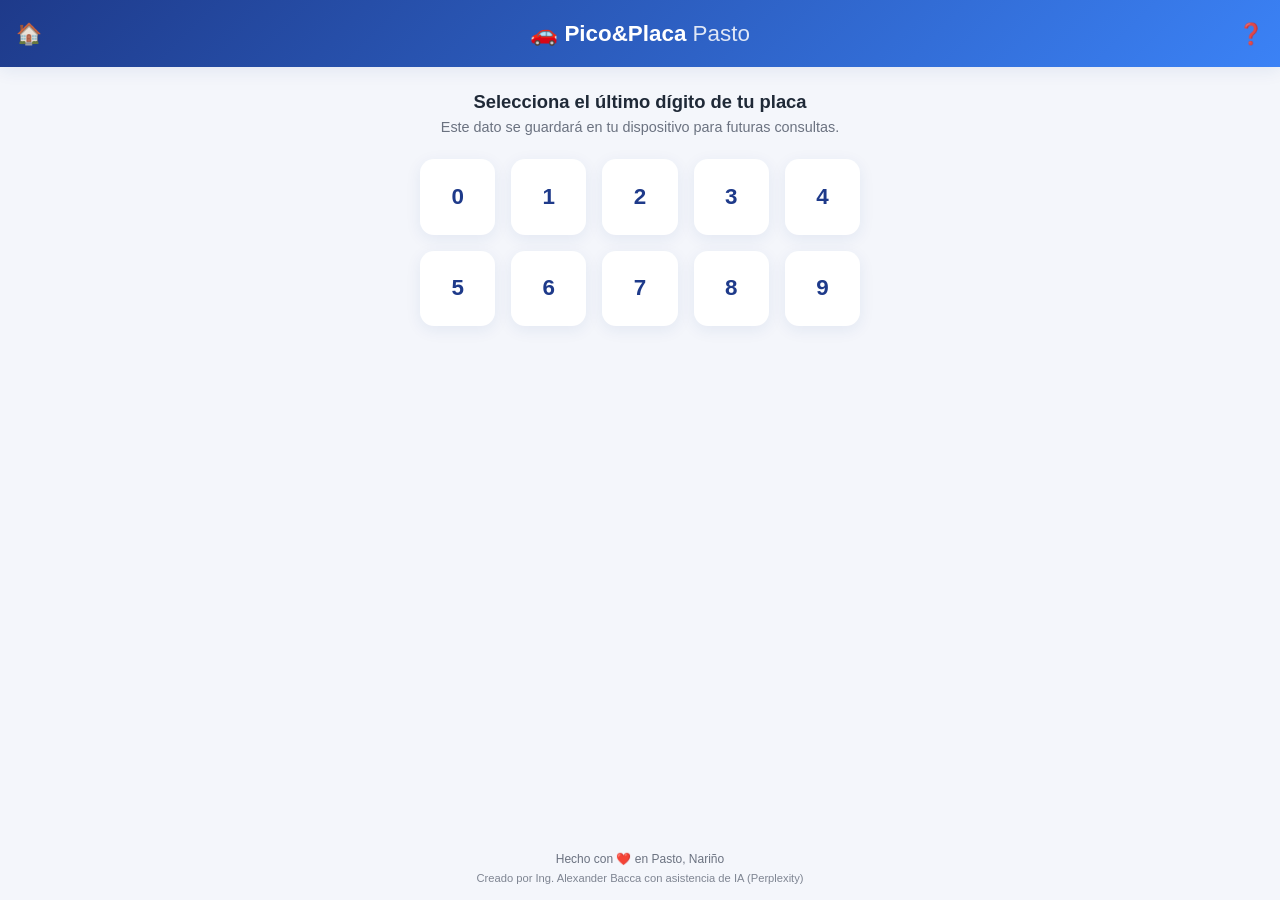
<file: index.html>
<!doctype html>
<html lang="es-CO">
<head>
  <meta charset="UTF-8">
  <meta name="viewport" content="width=device-width, initial-scale=1.0">
  <meta name="theme-color" content="#1e3a8a">
  <meta name="description" content="Consulta rápida del Pico y Placa en Pasto, Nariño">
  <title>Pico&Placa Pasto</title>
  <link rel="stylesheet" href="styles.css">
  <link rel="manifest" href="manifest.json">
  <link rel="icon" href="icons/icon.svg" type="image/svg+xml">
  <meta name="apple-mobile-web-app-capable" content="yes">
  <meta name="apple-mobile-web-app-status-bar-style" content="black-translucent">
</head>
<body>
  <header class="app-header">
    <a href="https://www.alexanderbacca.com/" class="header-icon-link header-icon-left" target="_blank" rel="noopener" aria-label="Ir al sitio de Alexander Bacca">🏠</a>
    <h1>🚗 Pico&amp;Placa <span>Pasto</span></h1>
    <a href="info.html" class="header-icon-link header-icon-right" aria-label="Ver información y ayuda">❓</a>
  </header>

  <main class="app-container">
    <section id="selection-screen" class="screen">
      <h2>Selecciona el último dígito de tu placa</h2>
      <p class="subtitle">Este dato se guardará en tu dispositivo para futuras consultas.</p>
      <div id="digit-grid" class="digit-grid" aria-label="Dígitos de placa"></div>
    </section>

    <section id="dashboard-screen" class="screen hidden" aria-live="polite">
      <div class="plate-summary-card">
        <p class="plate-summary-label">Tu placa termina en</p>
        <div id="selected-digit-display" class="selected-digit-display">-</div>
      </div>

      <div class="result-card">
        <p class="result-status">Estado de hoy</p>
        <p id="result-message" class="result-message"></p>
        <p id="next-restriction-message" class="next-restriction-message"></p>
      </div>

      <button id="listen-status-btn" class="listen-btn hidden" type="button">🔊 Escuchar estado</button>
      <button id="add-calendar-btn" class="calendar-btn hidden" type="button">📅 Ver fechas para Google Calendar</button>
      <button id="change-plate-btn" class="secondary-btn" type="button">Cambiar Placa</button>
    </section>

    <section id="calendar-screen" class="screen hidden" aria-live="polite">
      <h2>Fechas para Google Calendar</h2>
      <p class="subtitle">Cada botón agrega un evento recurrente para todos los días de esa semana que te correspondan.</p>
      <div id="calendar-dates-list" class="calendar-dates-list"></div>
      <button id="add-carfree-btn" class="calendar-btn" type="button">🚫 Añadir los días sin carro ni moto</button>
      <button id="calendar-back-btn" class="secondary-btn" type="button">Volver</button>
    </section>
  </main>

  <footer class="app-footer">
    <p>Hecho con ❤️ en Pasto, Nariño</p>
    <p class="credits">Creado por Ing. Alexander Bacca con asistencia de IA (Perplexity)</p>
  </footer>

  <script src="app.js"></script>
</body>
</html>
</file>
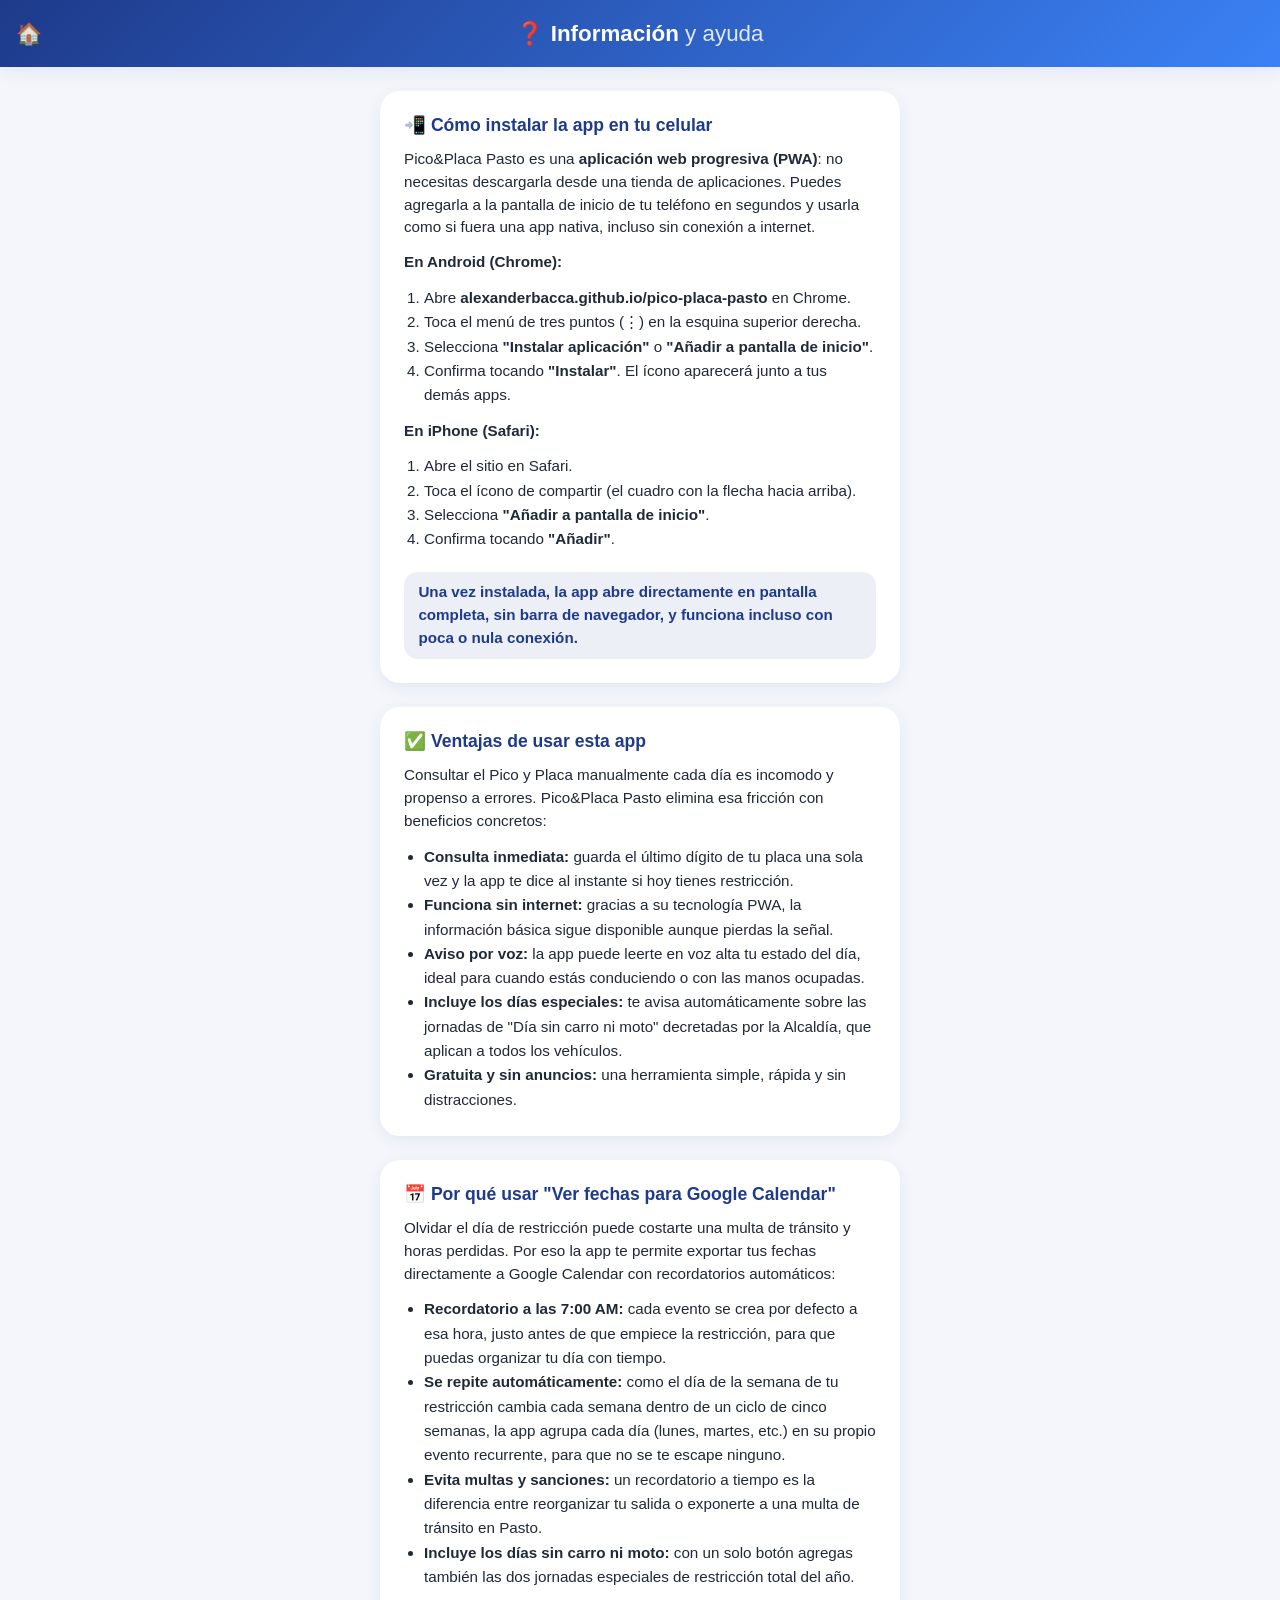
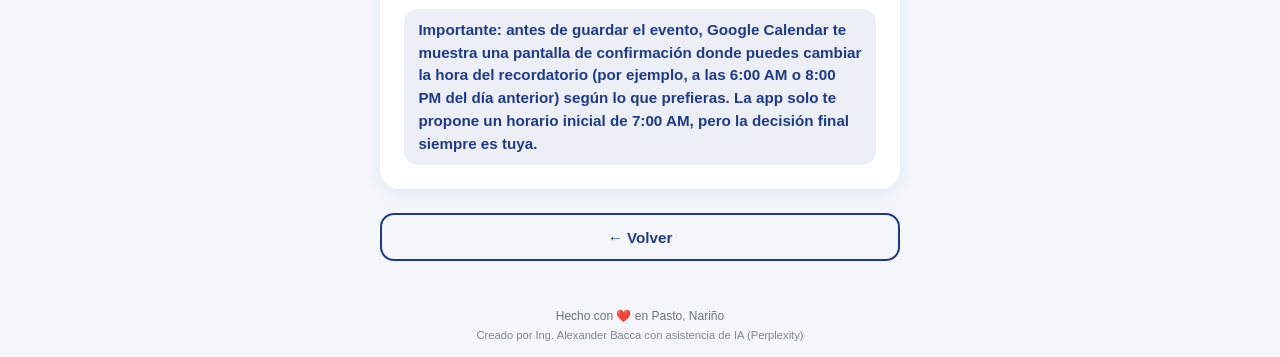
<file: info.html>
<!doctype html>
<html lang="es-CO">
<head>
  <meta charset="UTF-8">
  <meta name="viewport" content="width=device-width, initial-scale=1.0">
  <meta name="theme-color" content="#1e3a8a">
  <meta name="description" content="Cómo instalar y aprovechar la app Pico&Placa Pasto">
  <title>Información y ayuda - Pico&Placa Pasto</title>
  <link rel="stylesheet" href="styles.css">
  <link rel="manifest" href="manifest.json">
  <link rel="icon" href="icons/icon.svg" type="image/svg+xml">
</head>
<body>
  <header class="app-header">
    <a href="https://www.alexanderbacca.com/" class="header-icon-link header-icon-left" target="_blank" rel="noopener" aria-label="Ir al sitio de Alexander Bacca">🏠</a>
    <h1>❓ Información <span>y ayuda</span></h1>
  </header>

  <main class="info-container">
    <section class="info-section">
      <h2>📲 Cómo instalar la app en tu celular</h2>
      <p>Pico&amp;Placa Pasto es una <strong>aplicación web progresiva (PWA)</strong>: no necesitas descargarla desde una tienda de aplicaciones. Puedes agregarla a la pantalla de inicio de tu teléfono en segundos y usarla como si fuera una app nativa, incluso sin conexión a internet.</p>
      <p><strong>En Android (Chrome):</strong></p>
      <ol>
        <li>Abre <strong>alexanderbacca.github.io/pico-placa-pasto</strong> en Chrome.</li>
        <li>Toca el menú de tres puntos (⋮) en la esquina superior derecha.</li>
        <li>Selecciona <strong>"Instalar aplicación"</strong> o <strong>"Añadir a pantalla de inicio"</strong>.</li>
        <li>Confirma tocando <strong>"Instalar"</strong>. El ícono aparecerá junto a tus demás apps.</li>
      </ol>
      <p><strong>En iPhone (Safari):</strong></p>
      <ol>
        <li>Abre el sitio en Safari.</li>
        <li>Toca el ícono de compartir (el cuadro con la flecha hacia arriba).</li>
        <li>Selecciona <strong>"Añadir a pantalla de inicio"</strong>.</li>
        <li>Confirma tocando <strong>"Añadir"</strong>.</li>
      </ol>
      <p class="info-highlight">Una vez instalada, la app abre directamente en pantalla completa, sin barra de navegador, y funciona incluso con poca o nula conexión.</p>
    </section>

    <section class="info-section">
      <h2>✅ Ventajas de usar esta app</h2>
      <p>Consultar el Pico y Placa manualmente cada día es incomodo y propenso a errores. Pico&amp;Placa Pasto elimina esa fricción con beneficios concretos:</p>
      <ul>
        <li><strong>Consulta inmediata:</strong> guarda el último dígito de tu placa una sola vez y la app te dice al instante si hoy tienes restricción.</li>
        <li><strong>Funciona sin internet:</strong> gracias a su tecnología PWA, la información básica sigue disponible aunque pierdas la señal.</li>
        <li><strong>Aviso por voz:</strong> la app puede leerte en voz alta tu estado del día, ideal para cuando estás conduciendo o con las manos ocupadas.</li>
        <li><strong>Incluye los días especiales:</strong> te avisa automáticamente sobre las jornadas de "Día sin carro ni moto" decretadas por la Alcaldía, que aplican a todos los vehículos.</li>
        <li><strong>Gratuita y sin anuncios:</strong> una herramienta simple, rápida y sin distracciones.</li>
      </ul>
    </section>

    <section class="info-section">
      <h2>📅 Por qué usar "Ver fechas para Google Calendar"</h2>
      <p>Olvidar el día de restricción puede costarte una multa de tránsito y horas perdidas. Por eso la app te permite exportar tus fechas directamente a Google Calendar con recordatorios automáticos:</p>
      <ul>
        <li><strong>Recordatorio a las 7:00 AM:</strong> cada evento se crea por defecto a esa hora, justo antes de que empiece la restricción, para que puedas organizar tu día con tiempo.</li>
        <li><strong>Se repite automáticamente:</strong> como el día de la semana de tu restricción cambia cada semana dentro de un ciclo de cinco semanas, la app agrupa cada día (lunes, martes, etc.) en su propio evento recurrente, para que no se te escape ninguno.</li>
        <li><strong>Evita multas y sanciones:</strong> un recordatorio a tiempo es la diferencia entre reorganizar tu salida o exponerte a una multa de tránsito en Pasto.</li>
        <li><strong>Incluye los días sin carro ni moto:</strong> con un solo botón agregas también las dos jornadas especiales de restricción total del año.</li>
      </ul>
      <p class="info-highlight">Importante: antes de guardar el evento, Google Calendar te muestra una pantalla de confirmación donde puedes cambiar la hora del recordatorio (por ejemplo, a las 6:00 AM o 8:00 PM del día anterior) según lo que prefieras. La app solo te propone un horario inicial de 7:00 AM, pero la decisión final siempre es tuya.</p>
    </section>

    <a href="index.html" class="secondary-btn" style="display:block;text-align:center;text-decoration:none;margin-top:0.5rem;">← Volver</a>
  </main>

  <footer class="app-footer">
    <p>Hecho con ❤️ en Pasto, Nariño</p>
    <p class="credits">Creado por Ing. Alexander Bacca con asistencia de IA (Perplexity)</p>
  </footer>
</body>
</html>
</file>
<file: styles.css>
:root {
  --color-primary: #1e3a8a;
  --color-primary-light: #3b82f6;
  --color-background: #f4f6fb;
  --color-surface: #ffffff;
  --color-text: #1f2937;
  --color-text-muted: #6b7280;
  --color-danger: #b91c1c;
  --color-success: #15803d;
  --radius-medium: 14px;
  --radius-large: 20px;
  --shadow-soft: 0 4px 16px rgba(30, 58, 138, 0.08);
  --transition-fast: 0.18s ease;
}

* {
  box-sizing: border-box;
  margin: 0;
  padding: 0;
}

html {
  min-height: 100%;
}

body {
  min-height: 100vh;
  display: flex;
  flex-direction: column;
  background: var(--color-background);
  color: var(--color-text);
  font-family: Arial, Helvetica, sans-serif;
}

.app-header {
  position: relative;
  padding: 1.25rem 1rem;
  color: #ffffff;
  text-align: center;
  background: linear-gradient(135deg, var(--color-primary), var(--color-primary-light));
  box-shadow: var(--shadow-soft);
}

.header-icon-link {
  position: absolute;
  top: 50%;
  transform: translateY(-50%);
  font-size: 1.3rem;
  line-height: 1;
  text-decoration: none;
  color: #ffffff;
  opacity: 0.9;
  transition: opacity var(--transition-fast), transform var(--transition-fast);
}

.header-icon-left {
  left: 1rem;
}

.header-icon-right {
  right: 1rem;
}

.header-icon-link:hover,
.header-icon-link:focus-visible {
  opacity: 1;
  transform: translateY(calc(-50% - 2px));
}

.app-header h1 {
  font-size: 1.4rem;
}

.app-header span {
  font-weight: 400;
  opacity: 0.85;
}

.app-container {
  flex: 1;
  width: 100%;
  max-width: 480px;
  margin: 0 auto;
  padding: 1.5rem 1.25rem 2rem;
}

.screen {
  animation: fade-in 0.25s ease;
}

.hidden {
  display: none !important;
}

@keyframes fade-in {
  from { opacity: 0; transform: translateY(6px); }
  to { opacity: 1; transform: translateY(0); }
}

#selection-screen h2 {
  margin-bottom: 0.4rem;
  font-size: 1.15rem;
  text-align: center;
}

.subtitle {
  margin-bottom: 1.5rem;
  color: var(--color-text-muted);
  font-size: 0.9rem;
  text-align: center;
}

.digit-grid {
  display: grid;
  grid-template-columns: repeat(5, 1fr);
  gap: 0.75rem;
}

.digit-button {
  aspect-ratio: 1;
  border: 0;
  border-radius: var(--radius-medium);
  color: var(--color-primary);
  background: var(--color-surface);
  box-shadow: var(--shadow-soft);
  font-size: 1.4rem;
  font-weight: 700;
  cursor: pointer;
  transition: transform var(--transition-fast), background var(--transition-fast), color var(--transition-fast);
}

.digit-button:hover,
.digit-button:focus-visible {
  color: #ffffff;
  background: var(--color-primary);
  transform: translateY(-2px);
}

.digit-button:active {
  transform: scale(0.96);
}

.plate-summary-card {
  margin-bottom: 1.25rem;
  padding: 1.5rem;
  border-radius: var(--radius-large);
  color: #ffffff;
  background: linear-gradient(135deg, var(--color-primary), var(--color-primary-light));
  box-shadow: var(--shadow-soft);
  text-align: center;
}

.plate-summary-label {
  margin-bottom: 0.25rem;
  font-size: 0.85rem;
  opacity: 0.85;
}

.selected-digit-display {
  font-size: 3rem;
  font-weight: 800;
  line-height: 1;
}

.result-card {
  margin-bottom: 1rem;
  padding: 1.5rem;
  border-radius: var(--radius-large);
  background: var(--color-surface);
  box-shadow: var(--shadow-soft);
  text-align: center;
}

.result-status {
  margin-bottom: 0.5rem;
  color: var(--color-text-muted);
  font-size: 0.85rem;
  letter-spacing: 0.5px;
  text-transform: uppercase;
}

.result-message {
  font-size: 1.1rem;
  font-weight: 700;
}

.result-message.restricted {
  color: var(--color-danger);
}

.result-message.free {
  color: var(--color-success);
}

.next-restriction-message {
  min-height: 1.25rem;
  margin-top: 0.75rem;
  color: var(--color-text-muted);
  font-size: 0.9rem;
}

.listen-btn,
.calendar-btn,
.secondary-btn {
  display: block;
  width: 100%;
  padding: 0.85rem;
  border-radius: var(--radius-medium);
  font-size: 0.95rem;
  font-weight: 600;
  cursor: pointer;
  transition: background var(--transition-fast), color var(--transition-fast), transform var(--transition-fast);
}

.listen-btn {
  margin-bottom: 0.75rem;
  border: 0;
  color: #ffffff;
  background: var(--color-primary-light);
}

.listen-btn:hover,
.listen-btn:focus-visible {
  background: var(--color-primary);
  transform: translateY(-1px);
}

.calendar-btn {
  margin-bottom: 0.75rem;
  border: 0;
  color: #ffffff;
  background: var(--color-success);
}

.calendar-btn:hover,
.calendar-btn:focus-visible {
  background: #0f5c30;
  transform: translateY(-1px);
}

.secondary-btn {
  border: 2px solid var(--color-primary);
  color: var(--color-primary);
  background: transparent;
}

.secondary-btn:hover,
.secondary-btn:focus-visible {
  color: #ffffff;
  background: var(--color-primary);
}

.app-footer {
  padding: 1rem;
  color: var(--color-text-muted);
  font-size: 0.75rem;
  text-align: center;
}

.app-footer .credits {
  margin-top: 0.35rem;
  font-size: 0.7rem;
  opacity: 0.85;
}

#calendar-screen h2 {
  margin-bottom: 0.4rem;
  font-size: 1.15rem;
  text-align: center;
}

.calendar-dates-list {
  display: flex;
  flex-direction: column;
  gap: 0.6rem;
  margin: 1rem 0 1.25rem;
}

.calendar-date-item {
  display: flex;
  align-items: center;
  justify-content: space-between;
  gap: 0.75rem;
  padding: 0.85rem 1rem;
  border-radius: var(--radius-medium);
  background: var(--color-surface);
  box-shadow: var(--shadow-soft);
}

.calendar-date-label {
  font-size: 0.9rem;
  color: var(--color-text);
}

.calendar-date-add-btn {
  flex-shrink: 0;
  border: 0;
  border-radius: 10px;
  padding: 0.45rem 0.9rem;
  font-size: 0.85rem;
  font-weight: 600;
  color: #ffffff;
  background: var(--color-success);
  cursor: pointer;
  transition: background var(--transition-fast), transform var(--transition-fast);
}

.calendar-date-add-btn:hover,
.calendar-date-add-btn:focus-visible {
  background: #0f5c30;
  transform: translateY(-1px);
}

.calendar-empty {
  margin: 1rem 0 1.25rem;
  color: var(--color-text-muted);
  font-size: 0.9rem;
  text-align: center;
}

@media (min-width: 480px) {
  .digit-grid {
    gap: 1rem;
  }
}

/* ---------------------------- Info page ---------------------------- */

.info-container {
  flex: 1;
  width: 100%;
  max-width: 560px;
  margin: 0 auto;
  padding: 1.5rem 1.25rem 2rem;
}

.info-section {
  margin-bottom: 1.5rem;
  padding: 1.5rem;
  border-radius: var(--radius-large);
  background: var(--color-surface);
  box-shadow: var(--shadow-soft);
}

.info-section h2 {
  margin-bottom: 0.75rem;
  font-size: 1.1rem;
  color: var(--color-primary);
}

.info-section p {
  margin-bottom: 0.75rem;
  font-size: 0.95rem;
  line-height: 1.5;
}

.info-section p:last-child {
  margin-bottom: 0;
}

.info-section ol,
.info-section ul {
  margin: 0 0 0.75rem 1.25rem;
  font-size: 0.95rem;
  line-height: 1.6;
}

.info-section ol:last-child,
.info-section ul:last-child {
  margin-bottom: 0;
}

.info-highlight {
  display: inline-block;
  margin-top: 0.5rem;
  padding: 0.6rem 0.9rem;
  border-radius: var(--radius-medium);
  background: rgba(30, 58, 138, 0.08);
  color: var(--color-primary);
  font-size: 0.9rem;
  font-weight: 600;
}
</file>
